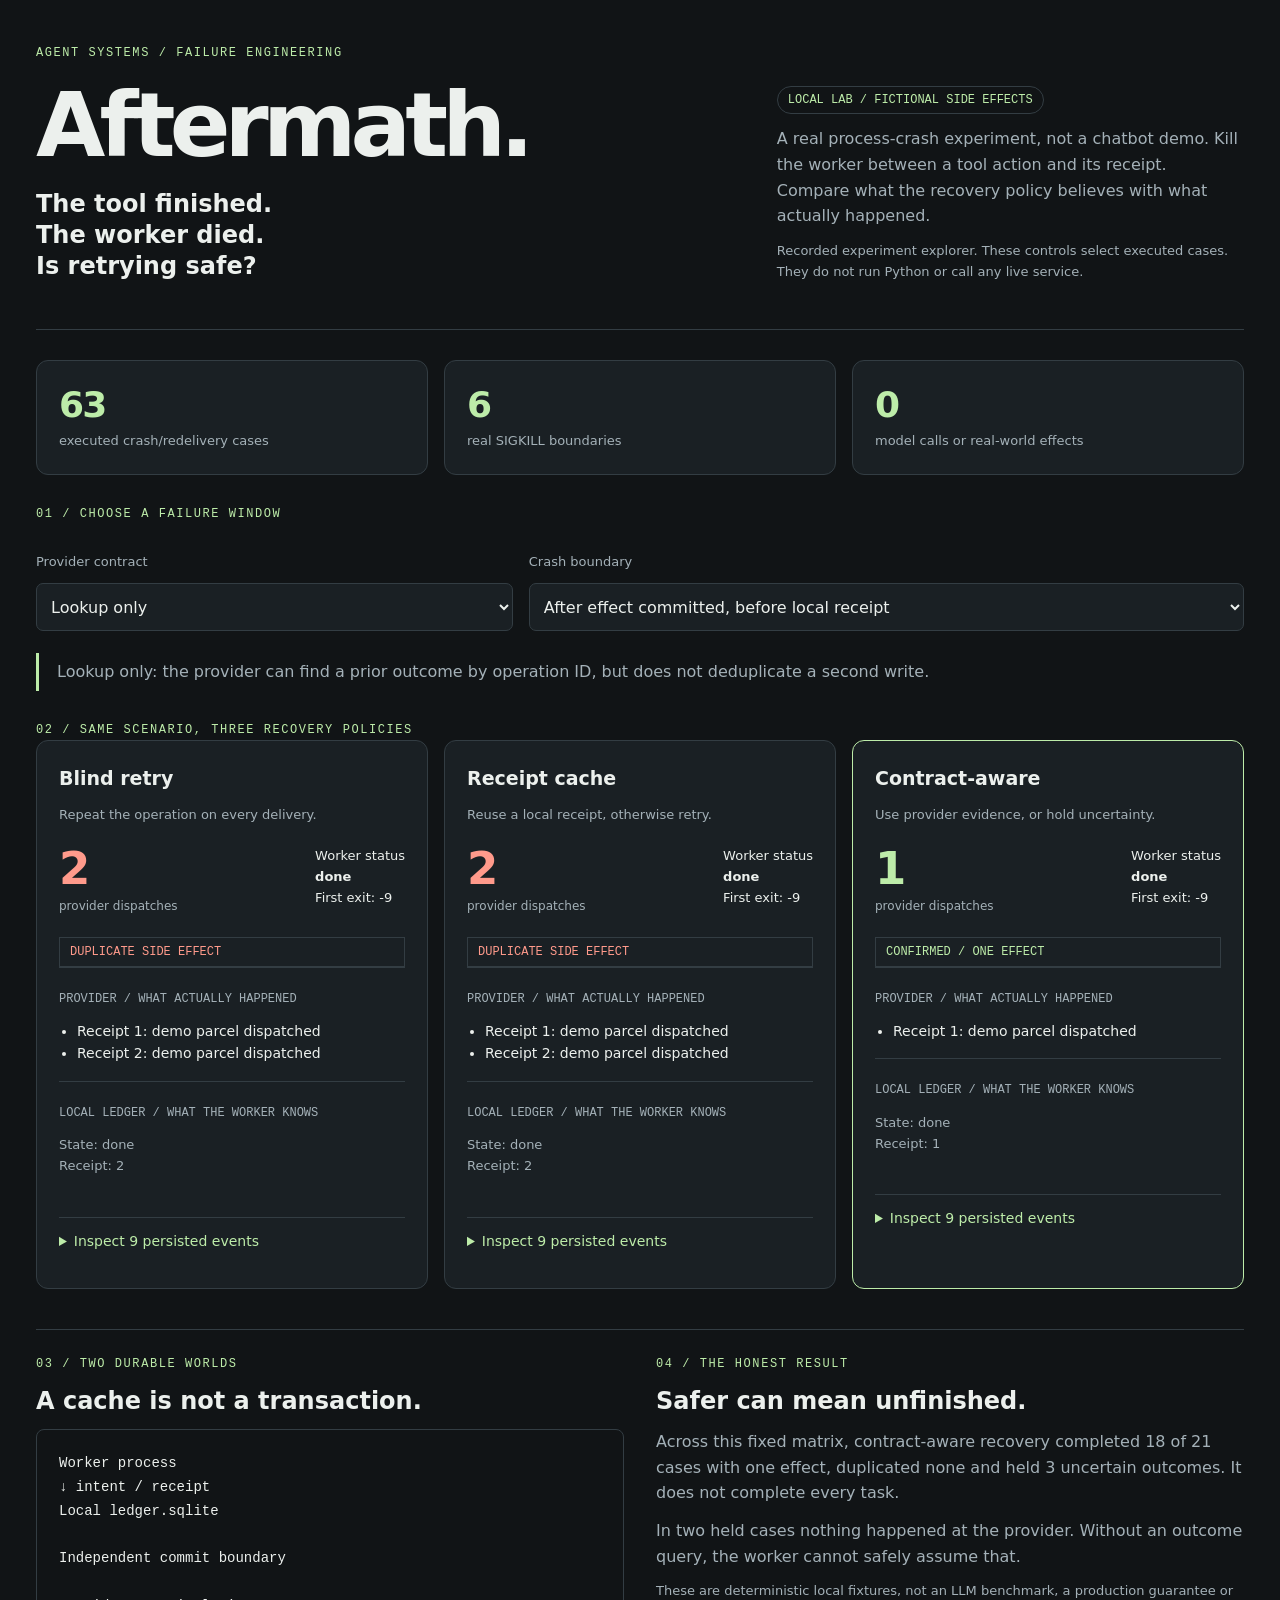
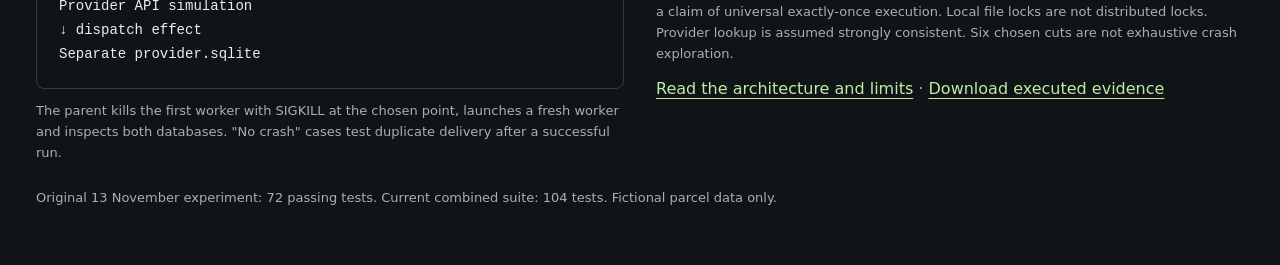
<file: web/index.html>
<!doctype html><html lang="en"><meta charset="utf-8"><meta name="viewport" content="width=device-width,initial-scale=1"><title>Aftermath | Agent crash lab</title>
<style>
:root{--bg:#111416;--panel:#1a2024;--line:#333d43;--ink:#ecf0ed;--muted:#a4b1b8;--green:#bdeca9;--red:#ff9a8b}*{box-sizing:border-box}body{margin:0;background:var(--bg);color:var(--ink);font:16px/1.6 system-ui,sans-serif}main{max-width:1280px;margin:auto;padding:44px 36px}header{display:grid;grid-template-columns:1.5fr 1fr;gap:40px;align-items:end;border-bottom:1px solid var(--line);padding-bottom:35px}.eyebrow{font:12px/1.6 ui-monospace,monospace;letter-spacing:.13em;color:var(--green)}h1{font-size:clamp(52px,7vw,96px);line-height:1;margin:18px 0;letter-spacing:-.065em}h2{font-size:24px;line-height:1.3;margin:12px 0}h3{margin:0;font-size:19px}p{margin:12px 0;color:var(--muted)}.tag{font:12px ui-monospace,monospace;border:1px solid var(--line);padding:6px 10px;border-radius:20px;display:inline-block;color:var(--green)}.metrics,.controls,.policies{display:grid;gap:16px}.metrics{grid-template-columns:repeat(3,1fr);margin:30px 0}.metric,.policy{background:var(--panel);border:1px solid var(--line);padding:22px;border-radius:12px}.metric strong{font-size:36px;line-height:1.2;display:block;letter-spacing:-.05em;color:var(--green)}.metric span{font-size:13px;color:var(--muted)}.controls{grid-template-columns:1fr 1.5fr;margin:28px 0 16px}.control{display:flex;flex-direction:column;gap:10px}label{font-size:13px;color:var(--muted)}select,button{min-height:48px;font:inherit;background:var(--panel);border:1px solid var(--line);border-radius:7px;color:var(--ink);padding:10px;width:100%}select:focus-visible,button:focus-visible,summary:focus-visible,a:focus-visible{outline:3px solid var(--green);outline-offset:4px}.explanation{border-left:3px solid var(--green);padding:6px 18px;margin:22px 0 30px}.policies{grid-template-columns:repeat(3,1fr)}.policy.best{border-color:var(--green)}.score{display:flex;justify-content:space-between;gap:10px;align-items:start;margin:20px 0}.score strong{font-size:45px;line-height:1;color:var(--green)}.score.bad strong{color:var(--red)}.score span{font-size:12px;color:var(--muted)}.outcome{font:12px ui-monospace,monospace;color:var(--green);border:1px solid var(--line);padding:7px 10px;display:block;margin-top:12px}.outcome.bad{color:var(--red)}.world{padding:16px 0;border-top:1px solid var(--line)}.world b{font:12px ui-monospace,monospace;color:var(--muted)}.world ul{margin:10px 0 0;padding-left:18px;font-size:14px}.world small{display:block;color:var(--muted)}details{border-top:1px solid var(--line);margin-top:12px}summary{cursor:pointer;min-height:48px;padding:12px 0;color:var(--green);font-size:14px}.events{list-style:none;padding:0;margin:0}.events li{border-left:1px solid var(--line);padding:8px 0 8px 14px;font-size:13px}.events li.crash{border-color:var(--red);color:var(--red)}.events b{display:block;font:11px ui-monospace,monospace;letter-spacing:.05em}.events span{color:var(--muted)}footer{margin:40px 0 0;border-top:1px solid var(--line);padding-top:25px}.legend{font-size:13px}.legend b{color:var(--ink)}a{color:var(--green);text-underline-offset:4px}.architecture{font:14px/1.7 ui-monospace,monospace;border:1px solid var(--line);padding:22px;border-radius:8px;overflow-wrap:anywhere}.limits{display:grid;grid-template-columns:1fr 1fr;gap:32px}.countnote{font-size:13px}.loading{padding:50px}button:hover{border-color:var(--green)}@media(max-width:850px){.policies{grid-template-columns:1fr}.controls{grid-template-columns:1fr}header{grid-template-columns:1fr;gap:8px}.limits{grid-template-columns:1fr}.metrics{gap:8px}.metric{padding:14px}.metric strong{font-size:28px}}@media(max-width:400px){main{padding:25px 18px}.metrics{grid-template-columns:1fr}.metric{display:flex;align-items:center;gap:20px}.metric strong{min-width:45px}}
</style>
<main><header><div><div class="eyebrow">AGENT SYSTEMS / FAILURE ENGINEERING</div><h1>Aftermath.</h1><h2>The tool finished.<br>The worker died.<br>Is retrying safe?</h2></div><div><span class="tag">LOCAL LAB / FICTIONAL SIDE EFFECTS</span><p>A real process-crash experiment, not a chatbot demo. Kill the worker between a tool action and its receipt. Compare what the recovery policy believes with what actually happened.</p><p class="legend">Recorded experiment explorer. These controls select executed cases. They do not run Python or call any live service.</p></div></header>
<div class="metrics"><div class="metric"><strong id="total">63</strong><span>executed crash/redelivery cases</span></div><div class="metric"><strong>6</strong><span>real SIGKILL boundaries</span></div><div class="metric"><strong>0</strong><span>model calls or real-world effects</span></div></div>
<section aria-label="Experiment controls"><div class="eyebrow">01 / CHOOSE A FAILURE WINDOW</div><div class="controls"><div class="control"><label for="contract">Provider contract</label><select id="contract"><option value="searchable">Lookup only</option><option value="keyed">Idempotency key</option><option value="opaque">No evidence API</option></select></div><div class="control"><label for="cut">Crash boundary</label><select id="cut"><option value="after_effect">After effect committed, before local receipt</option><option value="during_effect">Inside provider transaction, before commit</option><option value="before_effect">Dispatch marked, before effect</option><option value="after_intent">Intent saved, before dispatch marker</option><option value="before_intent">Before intent</option><option value="after_receipt">After local receipt</option><option value="none">No crash, then duplicate delivery</option></select></div></div><p id="why" class="explanation"></p></section>
<div class="eyebrow">02 / SAME SCENARIO, THREE RECOVERY POLICIES</div><section class="policies" id="cards" aria-live="polite"></section>
<footer><div class="limits"><section><div class="eyebrow">03 / TWO DURABLE WORLDS</div><h2>A cache is not a transaction.</h2><div class="architecture">Worker process<br>↓ intent / receipt<br>Local ledger.sqlite<br><br>Independent commit boundary<br><br>Provider API simulation<br>↓ dispatch effect<br>Separate provider.sqlite</div><p class="legend">The parent kills the first worker with SIGKILL at the chosen point, launches a fresh worker and inspects both databases. "No crash" cases test duplicate delivery after a successful run.</p></section><section><div class="eyebrow">04 / THE HONEST RESULT</div><h2>Safer can mean unfinished.</h2><p>Across this fixed matrix, contract-aware recovery completed 18 of 21 cases with one effect, duplicated none and held 3 uncertain outcomes. It does not complete every task.</p><p>In two held cases nothing happened at the provider. Without an outcome query, the worker cannot safely assume that.</p><p class="legend">These are deterministic local fixtures, not an LLM benchmark, a production guarantee or a claim of universal exactly-once execution. Local file locks are not distributed locks. Provider lookup is assumed strongly consistent. Six chosen cuts are not exhaustive crash exploration.</p><p><a href="../README.md">Read the architecture and limits</a> · <a href="../evidence/matrix.json" download>Download executed evidence</a></p></section></div><p class="countnote">Original 13 November experiment: 72 passing tests. Current combined suite: 104 tests. Fictional parcel data only.</p></footer></main>
<script>
const esc=s=>String(s).replace(/[&<>"']/g,c=>({'&':'&amp;','<':'&lt;','>':'&gt;','"':'&quot;',"'":'&#39;'}[c]));
let data;
const names={blind:'Blind retry',receipt:'Receipt cache',guarded:'Contract-aware'};
const desc={blind:'Repeat the operation on every delivery.',receipt:'Reuse a local receipt, otherwise retry.',guarded:'Use provider evidence, or hold uncertainty.'};
const why={searchable:'Lookup only: the provider can find a prior outcome by operation ID, but does not deduplicate a second write.',keyed:'Idempotency key: the simulated provider atomically saves one result per operation ID and rejects changed payloads.',opaque:'No evidence API: the provider cannot deduplicate or report a prior outcome. A missing local receipt does not prove nothing happened.'};
function render(){const contract=document.querySelector('#contract').value,cut=document.querySelector('#cut').value;document.querySelector('#why').textContent=why[contract];document.querySelector('#cards').innerHTML=['blind','receipt','guarded'].map(policy=>{const r=data.results.find(x=>x.policy===policy&&x.contract===contract&&x.cut===cut);const result=r.duplicate?'DUPLICATE SIDE EFFECT':r.held?'HELD / NOT COMPLETED':'CONFIRMED / ONE EFFECT';return `<article class="policy ${policy==='guarded'?'best':''}"><h3>${names[policy]}</h3><p class="legend">${desc[policy]}</p><div class="score ${r.duplicate?'bad':''}"><div><strong>${r.effect_count}</strong><br><span>provider dispatches</span></div><div class="legend">Worker status<br><b>${esc(r.recovery.status)}</b><br>First exit: ${r.exit_code}</div></div><span class="outcome ${r.duplicate?'bad':''}">${result}</span><div class="world"><b>PROVIDER / WHAT ACTUALLY HAPPENED</b>${r.effects.length?'<ul>'+r.effects.map(e=>`<li>Receipt ${e.receipt}: demo parcel dispatched</li>`).join('')+'</ul>':'<p class="legend">No committed dispatch.</p>'}</div><div class="world"><b>LOCAL LEDGER / WHAT THE WORKER KNOWS</b><p class="legend">State: ${r.operations[0]?.state||'absent'}<br>Receipt: ${r.operations[0]?.receipt??'not saved'}</p></div><details><summary>Inspect ${r.events.length} persisted events</summary><ol class="events">${r.events.map(e=>`<li class="${e.phase==='crash'?'crash':''}"><b>${e.seq} / ${esc(e.phase)}</b><span>${esc(e.detail)}</span></li>`).join('')}</ol></details></article>`}).join('')}
fetch('../evidence/matrix.json').then(r=>{if(!r.ok)throw new Error('Missing matrix');return r.json()}).then(d=>{data=d;document.querySelector('#total').textContent=d.results.length;render();document.querySelectorAll('select').forEach(x=>x.addEventListener('change',render))}).catch(e=>{document.querySelector('#cards').textContent='Evidence could not load. Serve the project root using the README command. '+e.message});
</script></html>
</file>
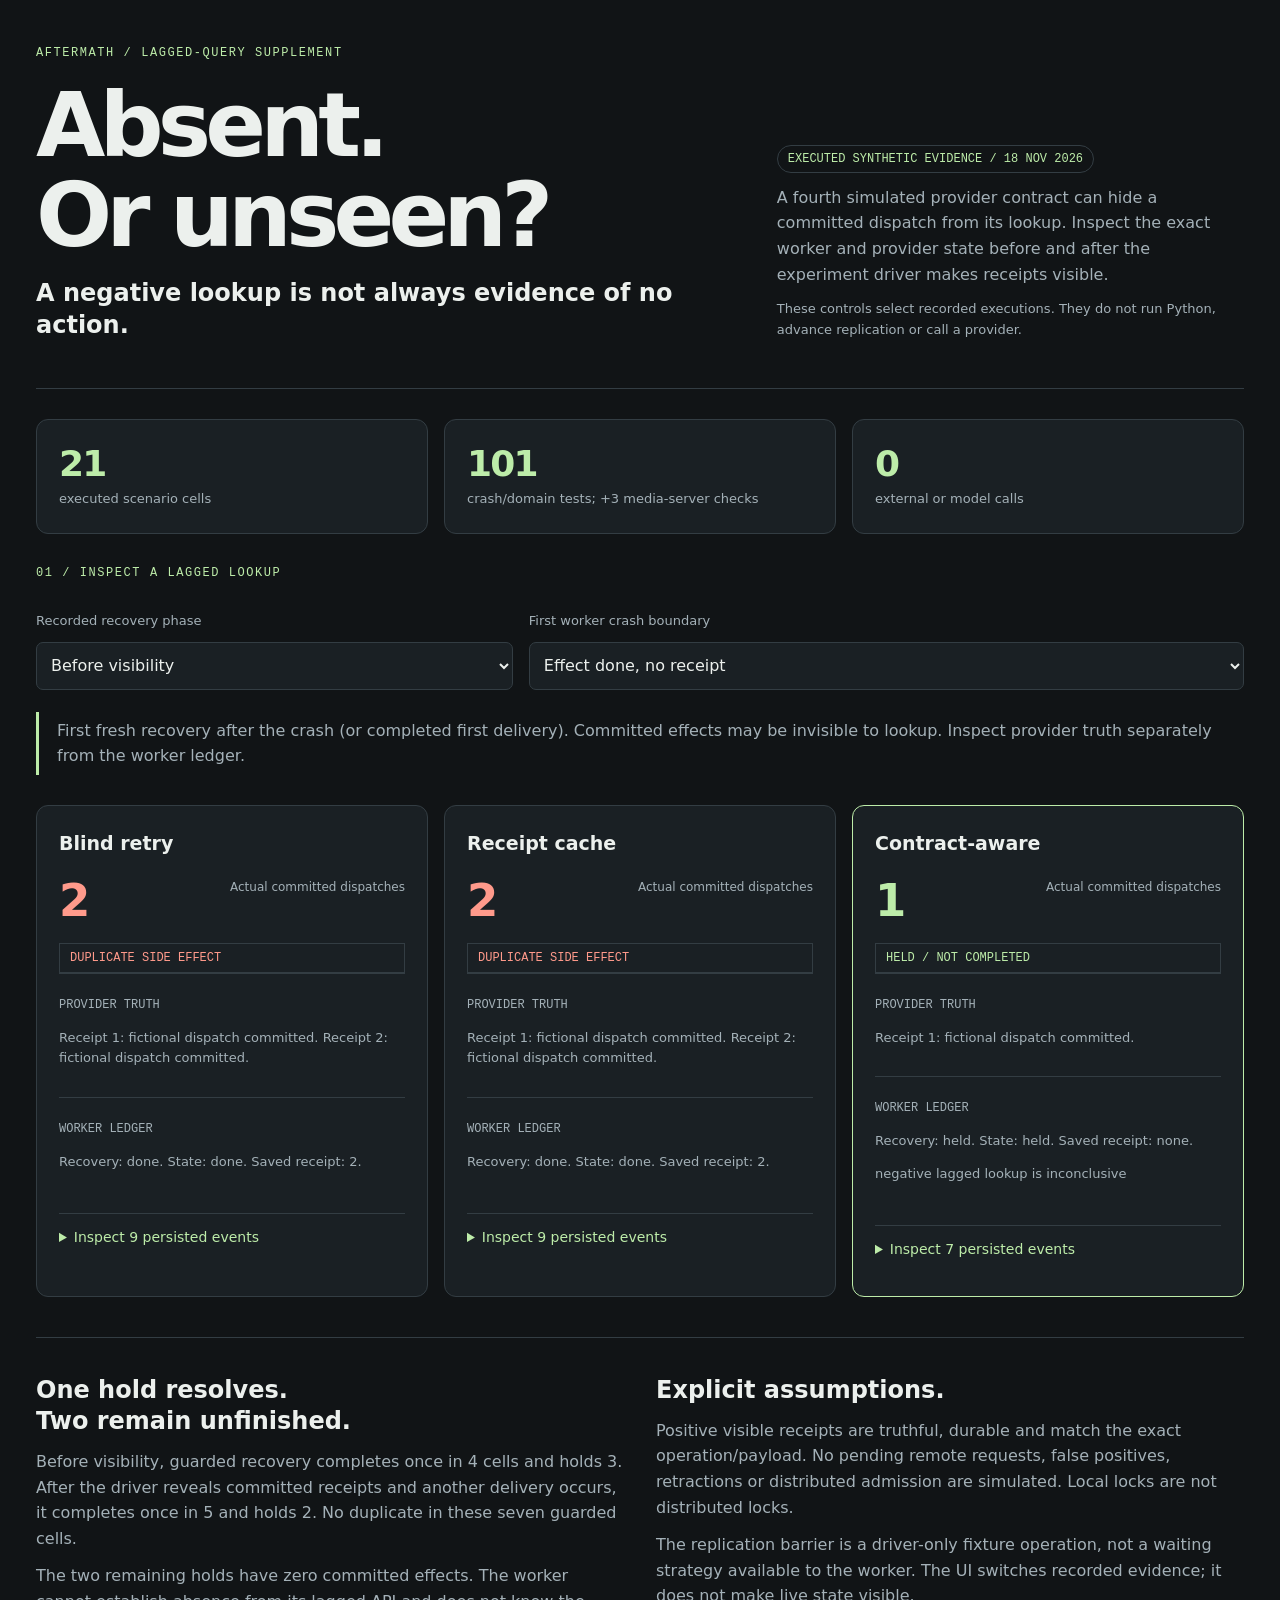
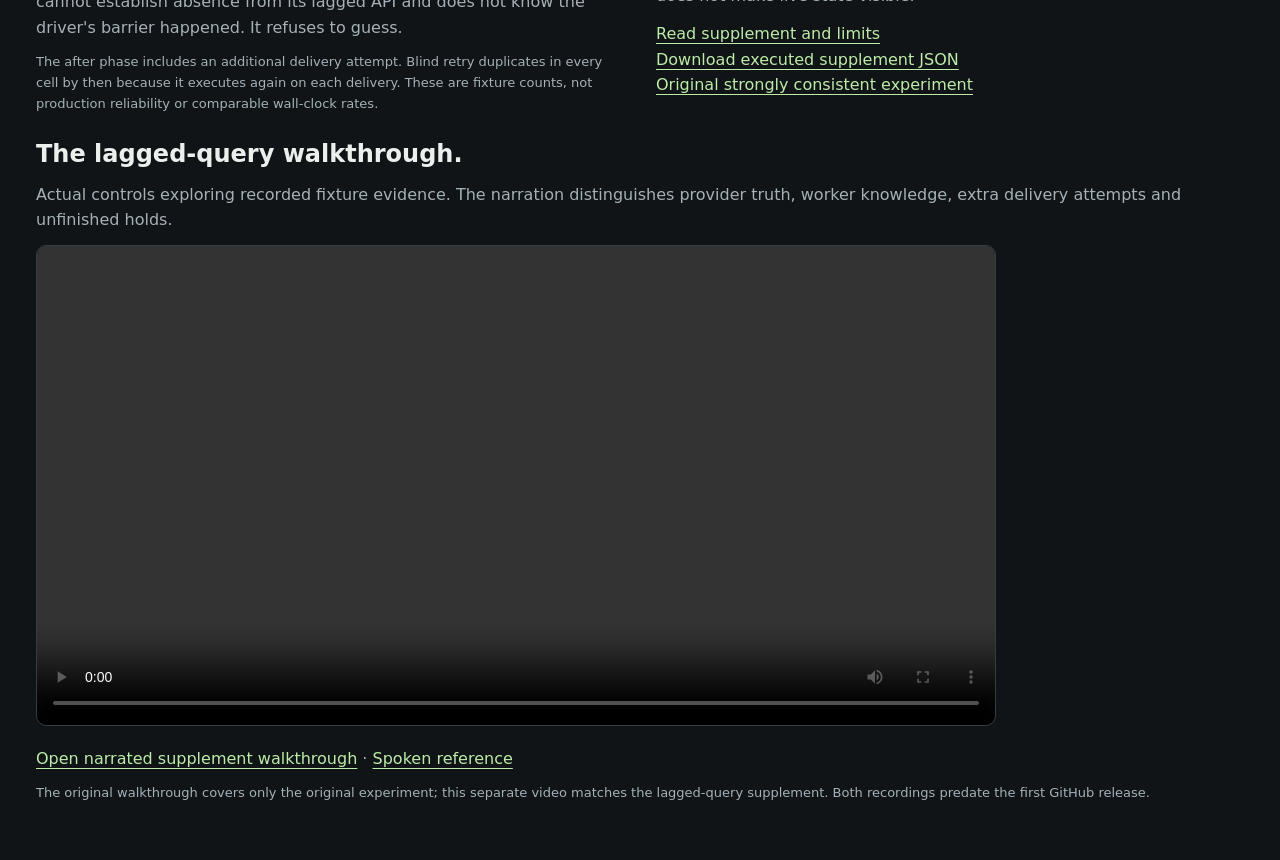
<file: web/eventual.html>
<!doctype html><html lang="en"><meta charset="utf-8"><meta name="viewport" content="width=device-width,initial-scale=1"><title>Aftermath | When lookup lags</title><link rel="stylesheet" href="eventual.css"><main><header><div><div class="eyebrow">AFTERMATH / LAGGED-QUERY SUPPLEMENT</div><h1>Absent.<br>Or unseen?</h1><h2>A negative lookup is not always evidence of no action.</h2></div><div><span class="tag">EXECUTED SYNTHETIC EVIDENCE / 18 NOV 2026</span><p>A fourth simulated provider contract can hide a committed dispatch from its lookup. Inspect the exact worker and provider state before and after the experiment driver makes receipts visible.</p><p class="legend">These controls select recorded executions. They do not run Python, advance replication or call a provider.</p></div></header><div class="metrics"><div class="metric"><strong>21</strong><span>executed scenario cells</span></div><div class="metric"><strong>101</strong><span>crash/domain tests; +3 media-server checks</span></div><div class="metric"><strong>0</strong><span>external or model calls</span></div></div><section><div class="eyebrow">01 / INSPECT A LAGGED LOOKUP</div><div class="controls"><div class="control"><label for="phase">Recorded recovery phase</label><select id="phase"><option value="before_visibility">Before visibility</option><option value="after_visibility">After visibility + redelivery</option></select></div><div class="control"><label for="cut">First worker crash boundary</label><select id="cut"><option value="after_effect">Effect done, no receipt</option><option value="during_effect">Before provider commit</option><option value="before_effect">Dispatching, before effect</option><option value="after_intent">Intent saved</option><option value="before_intent">Before intent</option><option value="after_receipt">After local receipt</option><option value="none">No crash + redelivery</option></select></div></div><p class="explanation" id="explain"></p></section><section class="policies" id="cards" aria-live="polite"></section><footer><div class="limits"><section><h2>One hold resolves.<br>Two remain unfinished.</h2><p>Before visibility, guarded recovery completes once in 4 cells and holds 3. After the driver reveals committed receipts and another delivery occurs, it completes once in 5 and holds 2. No duplicate in these seven guarded cells.</p><p>The two remaining holds have zero committed effects. The worker cannot establish absence from its lagged API and does not know the driver's barrier happened. It refuses to guess.</p><p class="legend">The after phase includes an additional delivery attempt. Blind retry duplicates in every cell by then because it executes again on each delivery. These are fixture counts, not production reliability or comparable wall-clock rates.</p></section><section><h2>Explicit assumptions.</h2><p>Positive visible receipts are truthful, durable and match the exact operation/payload. No pending remote requests, false positives, retractions or distributed admission are simulated. Local locks are not distributed locks.</p><p>The replication barrier is a driver-only fixture operation, not a waiting strategy available to the worker. The UI switches recorded evidence; it does not make live state visible.</p><p><a href="../SUPPLEMENT.md">Read supplement and limits</a><br><a href="../evidence/eventual-matrix.json" download>Download executed supplement JSON</a><br><a href="index.html">Original strongly consistent experiment</a></p></section></div><section id="walkthrough"><h2>The lagged-query walkthrough.</h2><p>Actual controls exploring recorded fixture evidence. The narration distinguishes provider truth, worker knowledge, extra delivery attempts and unfinished holds.</p><video controls preload="metadata" playsinline style="width:100%;max-width:960px;border:1px solid #333d43;border-radius:10px" src="../docs/eventual-walkthrough.mp4" aria-label="Narrated lagged-query evidence walkthrough"></video><p><a href="../docs/eventual-walkthrough.mp4">Open narrated supplement walkthrough</a> · <a href="../docs/eventual-narration.txt">Spoken reference</a></p></section><p class="countnote">The original walkthrough covers only the original experiment; this separate video matches the lagged-query supplement. Both recordings predate the first GitHub release.</p></footer></main><script src="eventual.js"></script></html>
</file>
<file: web/eventual.css>
:root{--bg:#111416;--panel:#1a2024;--line:#333d43;--ink:#ecf0ed;--muted:#a4b1b8;--green:#bdeca9;--red:#ff9a8b}*{box-sizing:border-box}body{margin:0;background:var(--bg);color:var(--ink);font:16px/1.6 system-ui,sans-serif}main{max-width:1280px;margin:auto;padding:44px 36px}header{display:grid;grid-template-columns:1.5fr 1fr;gap:40px;align-items:end;border-bottom:1px solid var(--line);padding-bottom:35px}.eyebrow{font:12px/1.6 ui-monospace,monospace;letter-spacing:.13em;color:var(--green)}h1{font-size:clamp(52px,7vw,96px);line-height:1;margin:18px 0;letter-spacing:-.065em}h2{font-size:24px;line-height:1.3;margin:12px 0}h3{margin:0;font-size:19px}p{margin:12px 0;color:var(--muted)}.tag{font:12px ui-monospace,monospace;border:1px solid var(--line);padding:6px 10px;border-radius:20px;display:inline-block;color:var(--green)}.metrics,.controls,.policies{display:grid;gap:16px}.metrics{grid-template-columns:repeat(3,1fr);margin:30px 0}.metric,.policy{background:var(--panel);border:1px solid var(--line);padding:22px;border-radius:12px}.metric strong{font-size:36px;line-height:1.2;display:block;letter-spacing:-.05em;color:var(--green)}.metric span{font-size:13px;color:var(--muted)}.controls{grid-template-columns:1fr 1.5fr;margin:28px 0 16px}.control{display:flex;flex-direction:column;gap:10px}label{font-size:13px;color:var(--muted)}select,button{min-height:48px;font:inherit;background:var(--panel);border:1px solid var(--line);border-radius:7px;color:var(--ink);padding:10px;width:100%}select:focus-visible,button:focus-visible,summary:focus-visible,a:focus-visible{outline:3px solid var(--green);outline-offset:4px}.explanation{border-left:3px solid var(--green);padding:6px 18px;margin:22px 0 30px}.policies{grid-template-columns:repeat(3,1fr)}.policy.best{border-color:var(--green)}.score{display:flex;justify-content:space-between;gap:10px;align-items:start;margin:20px 0}.score strong{font-size:45px;line-height:1;color:var(--green)}.score.bad strong{color:var(--red)}.score span{font-size:12px;color:var(--muted)}.outcome{font:12px ui-monospace,monospace;color:var(--green);border:1px solid var(--line);padding:7px 10px;display:block;margin-top:12px}.outcome.bad{color:var(--red)}.world{padding:16px 0;border-top:1px solid var(--line)}.world b{font:12px ui-monospace,monospace;color:var(--muted)}.world ul{margin:10px 0 0;padding-left:18px;font-size:14px}.world small{display:block;color:var(--muted)}details{border-top:1px solid var(--line);margin-top:12px}summary{cursor:pointer;min-height:48px;padding:12px 0;color:var(--green);font-size:14px}.events{list-style:none;padding:0;margin:0}.events li{border-left:1px solid var(--line);padding:8px 0 8px 14px;font-size:13px}.events li.crash{border-color:var(--red);color:var(--red)}.events b{display:block;font:11px ui-monospace,monospace;letter-spacing:.05em}.events span{color:var(--muted)}footer{margin:40px 0 0;border-top:1px solid var(--line);padding-top:25px}.legend{font-size:13px}.legend b{color:var(--ink)}a{color:var(--green);text-underline-offset:4px}.architecture{font:14px/1.7 ui-monospace,monospace;border:1px solid var(--line);padding:22px;border-radius:8px;overflow-wrap:anywhere}.limits{display:grid;grid-template-columns:1fr 1fr;gap:32px}.countnote{font-size:13px}.loading{padding:50px}button:hover{border-color:var(--green)}@media(max-width:850px){.policies{grid-template-columns:1fr}.controls{grid-template-columns:1fr}header{grid-template-columns:1fr;gap:8px}.limits{grid-template-columns:1fr}.metrics{gap:8px}.metric{padding:14px}.metric strong{font-size:28px}}@media(max-width:400px){main{padding:25px 18px}.metrics{grid-template-columns:1fr}.metric{display:flex;align-items:center;gap:20px}.metric strong{min-width:45px}}
</file>
